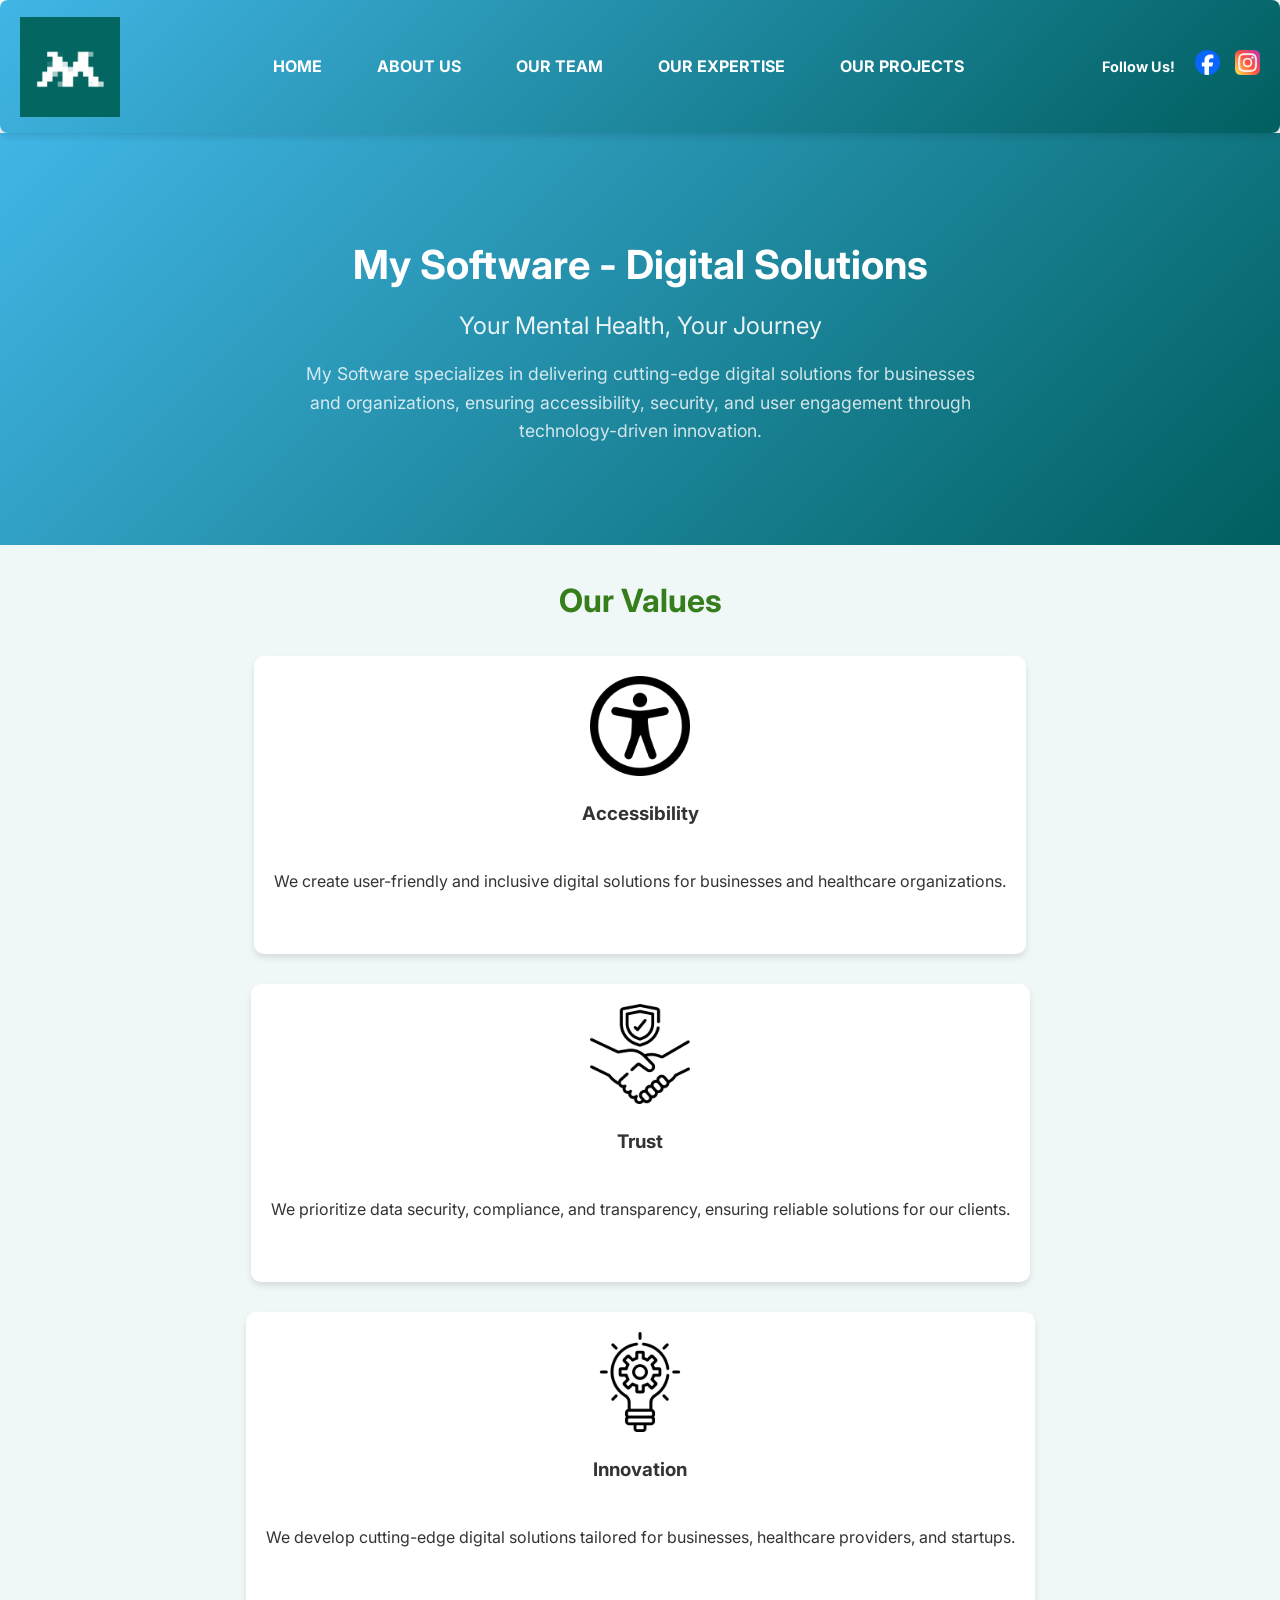
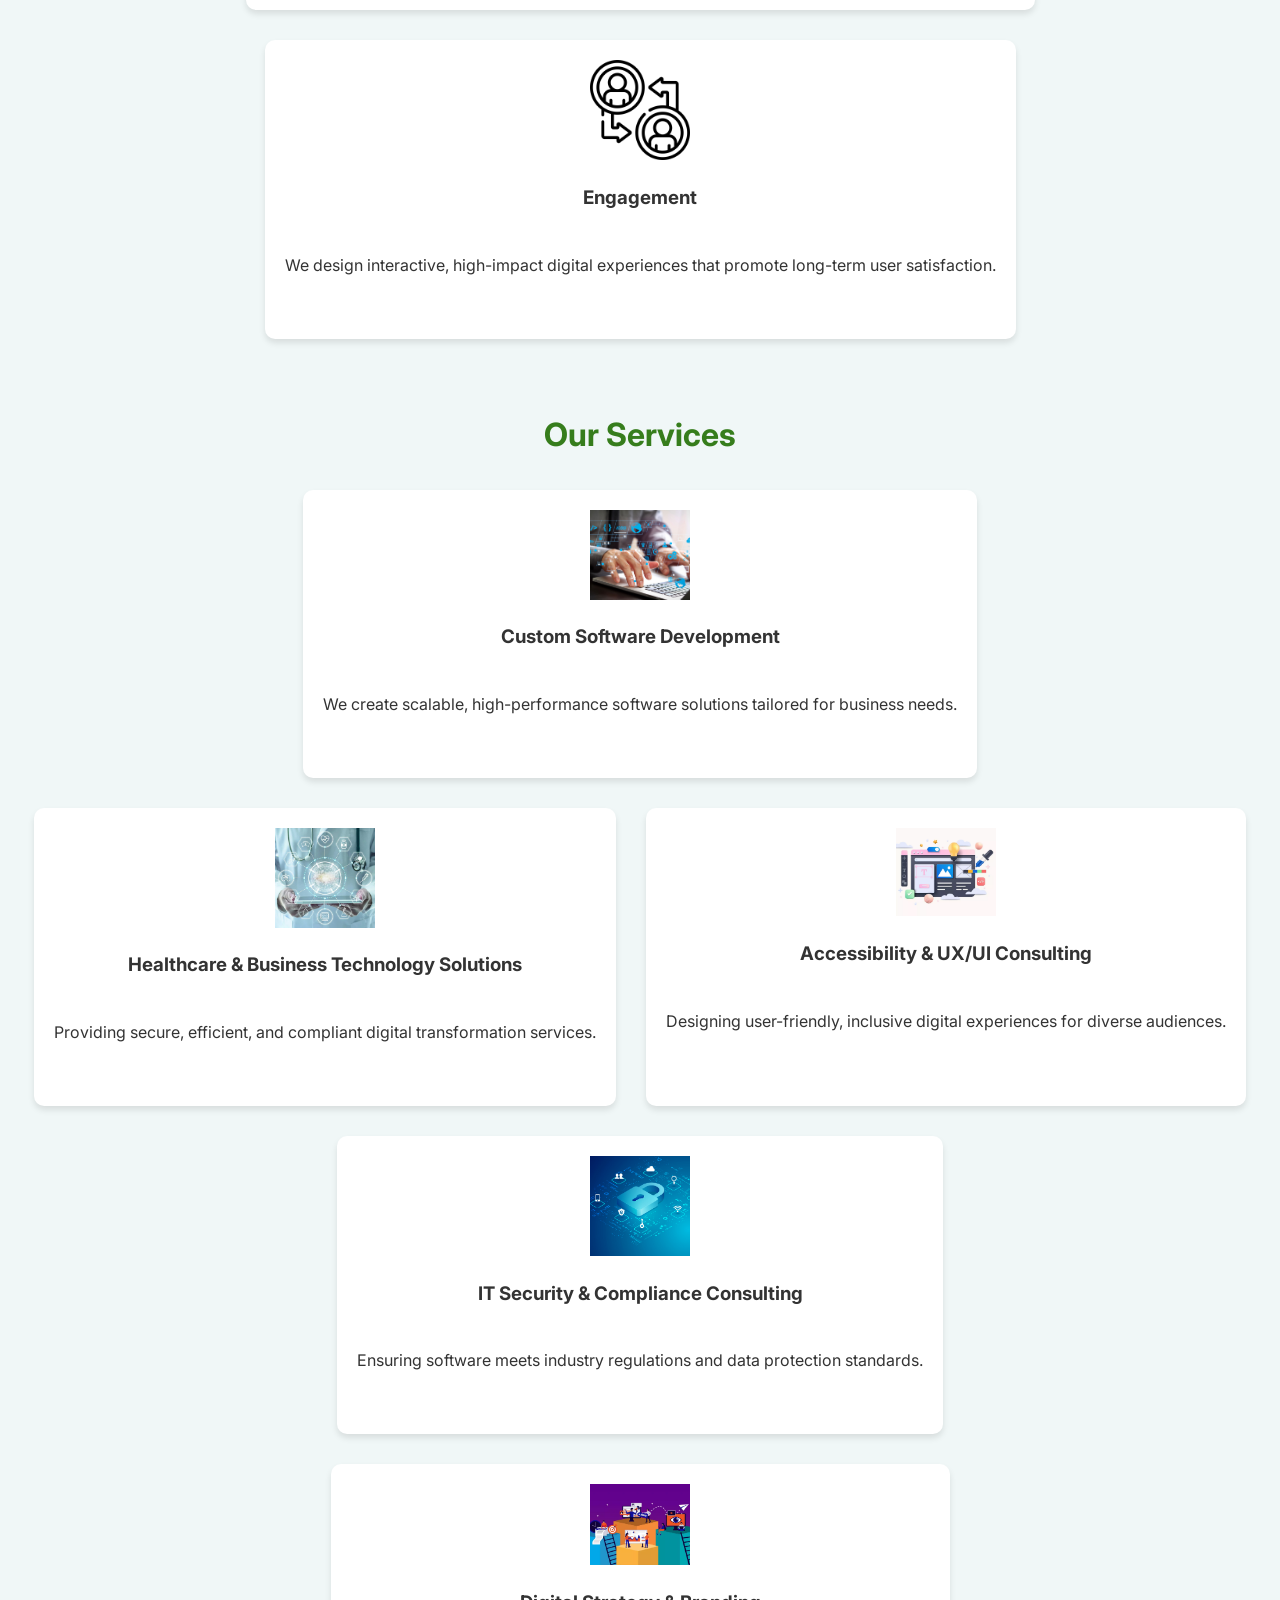
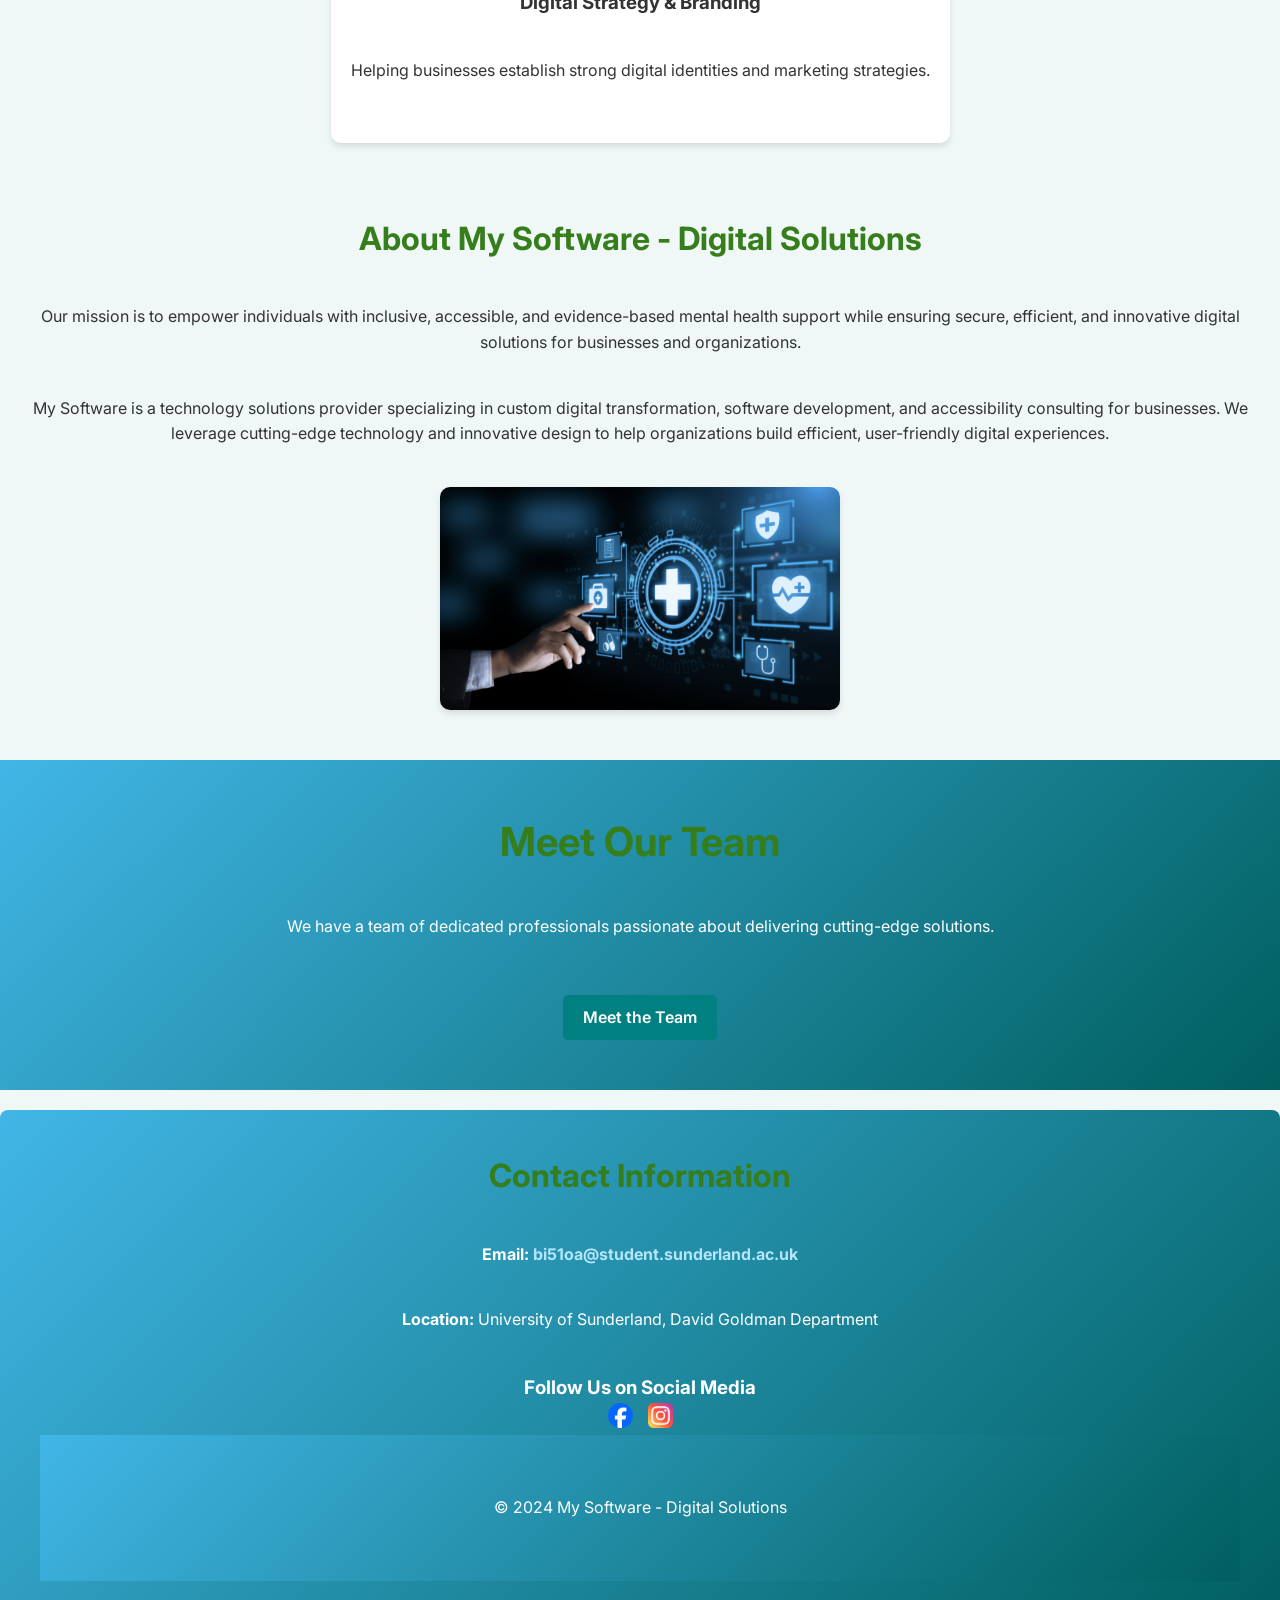
<file: index.html>
<!DOCTYPE html>
<html lang="en">
<head>
    <meta charset="UTF-8">
    <meta name="viewport" content="width=device-width, initial-scale=1.0">
    <title>My Software - Digital Solutions</title>
    <link rel="stylesheet" href="styles.css">
</head>

<body>
    <!-- Navigation Bar -->
    <nav class="navbar">
		<div class="logo-container">
            <img src="assets/images/initial.png" alt="My Software Logo" class="logo">
        </div>
    
        <!-- Hamburger Menu for Mobile -->
        <div class="hamburger">
            <div></div>
            <div></div>
            <div></div>
        </div>
    
        <!-- Navigation Links -->
        <ul class="nav-menu">
            <li><a href="index.html">Home</a></li>
            <li><a href="about.html">About us</a></li>
            <li><a href="team.html">Our Team</a></li>
            <li><a href="Expertise.html">Our Expertise</a></li>
            <li><a href="Projects.html">Our Projects</a></li>
        </ul>

		<!-- Social Media Icons (Aligned Right) -->
		<div class="social-container">
			<p>Follow Us!</p>
			<div class="social-icons">
				<a href="https://www.facebook.com/profile.php?id=100089841932708" target="_blank">
					<img src="assets/images/facebook.webp" alt="Facebook">
				</a>
				<a href="https://www.instagram.com/mysoftwaresun" target="_blank">
					<img src="assets/images/instagram.png" alt="Instagram">
				</a>
			</div>
		</div>
	</nav>

<!-- Quick Navigation Buttons Below Footer -->
<section class="quick-nav">
    <h3>Navigate</h3>
    <div class="quick-nav-buttons">
        <a href="index.html" class="quick-btn">Home</a>
        <a href="about.html" class="quick-btn">About Us</a>
        <a href="team.html" class="quick-btn">Our Team</a>
        <a href="Expertise.html" class="quick-btn">Our Expertise</a>
        <a href="Projects.html" class="quick-btn">Our Projects</a>
    </div>
</section>
    
    <!-- Header Section -->
    <header class="hero">
        <div class="container">
            <h1>My Software - Digital Solutions</h1>
            <h2 class="hero-title">Your Mental Health, Your Journey</h2>
            <p class="intro-text">My Software specializes in delivering cutting-edge digital solutions for businesses and organizations, ensuring accessibility, security, and user engagement through technology-driven innovation.</p>
        </div>
    </header>

    <!-- Our Values Section -->
    <section class="values section">
        <h2>Our Values</h2>
        <div class="grid">
            <div class="value-item">
                <img src="assets/images/accessibility.png" alt="Accessibility">
                <h3>Accessibility</h3>
                <p>We create user-friendly and inclusive digital solutions for businesses and healthcare organizations.</p>
            </div>
            <div class="value-item">
                <img src="assets/images/trust.png" alt="Trust">
                <h3>Trust</h3>
                <p>We prioritize data security, compliance, and transparency, ensuring reliable solutions for our clients.</p>
            </div>
            <div class="value-item">
                <img src="assets/images/innovation.png" alt="Innovation">
                <h3>Innovation</h3>
                <p>We develop cutting-edge digital solutions tailored for businesses, healthcare providers, and startups.</p>
            </div>
            <div class="value-item">
                <img src="assets/images/engagement.png" alt="Engagement">
                <h3>Engagement</h3>
                <p>We design interactive, high-impact digital experiences that promote long-term user satisfaction.</p>
            </div>
        </div>
    </section>
    
    <!-- Our Services Section -->
    <section class="services section">
        <h2>Our Services</h2>
        <div class="grid">
            <div class="service-item">
                <img src="assets/images/software.jpg" alt="Software Development">
                <h3>Custom Software Development</h3>
                <p>We create scalable, high-performance software solutions tailored for business needs.</p>
            </div>
            <div class="service-item">
                <img src="assets/images/healthcare.jpg" alt="Healthcare Tech">
                <h3>Healthcare & Business Technology Solutions</h3>
                <p>Providing secure, efficient, and compliant digital transformation services.</p>
            </div>
            <div class="service-item">
                <img src="assets/images/uiux.webp" alt="UX/UI Consulting">
                <h3>Accessibility & UX/UI Consulting</h3>
                <p>Designing user-friendly, inclusive digital experiences for diverse audiences.</p>
            </div>
            <div class="service-item">
                <img src="assets/images/security.png" alt="IT Security">
                <h3>IT Security & Compliance Consulting</h3>
                <p>Ensuring software meets industry regulations and data protection standards.</p>
            </div>
            <div class="service-item">
                <img src="assets/images/branding.webp" alt="Digital Strategy">
                <h3>Digital Strategy & Branding</h3>
                <p>Helping businesses establish strong digital identities and marketing strategies.</p>
            </div>
        </div>
    </section>
    
    <!-- About Section -->
    <section class="about section">
        <h2>About My Software - Digital Solutions</h2>
        <p>Our mission is to empower individuals with inclusive, accessible, and evidence-based mental health support while ensuring secure, efficient, and innovative digital solutions for businesses and organizations.</p>
        <p>My Software is a technology solutions provider specializing in custom digital transformation, software development, and accessibility consulting for businesses. We leverage cutting-edge technology and innovative design to help organizations build efficient, user-friendly digital experiences.</p>
        <img src="assets/images/health.png" alt="Digital Strategy" class="about-image">
    </section>
    
    <!-- Team Section -->
    <section class="team section">
        <h2>Meet Our Team</h2>
        <p>We have a team of dedicated professionals passionate about delivering cutting-edge solutions.</p>
        <a href="team.html" class="btn">Meet the Team</a>
    </section>

    <section class="contact-info">
        <h2>Contact Information</h2>
        <p><strong>Email:</strong> <a href="mailto:bi51oa@student.sunderland.ac.uk">bi51oa@student.sunderland.ac.uk</a></p>
        <p><strong>Location:</strong> University of Sunderland, David Goldman Department</p>
    
        <h3>Follow Us on Social Media</h3>
        <div class="social-icons">
            <a href="https://www.facebook.com/profile.php?id=100089841932708" target="_blank">
                <img src="assets/images/facebook.webp" alt="Facebook">
            </a>
            <a href="https://www.instagram.com/mysoftwaresun" target="_blank">
                <img src="assets/images/instagram.png" alt="Instagram">
            </a>
            </a>
        </div>
    
    <!-- Footer -->
    <footer>
        <p>&copy; 2024 My Software - Digital Solutions</p>
    </footer>
    <script src="script.js"></script>
</body>
</html>
</file>
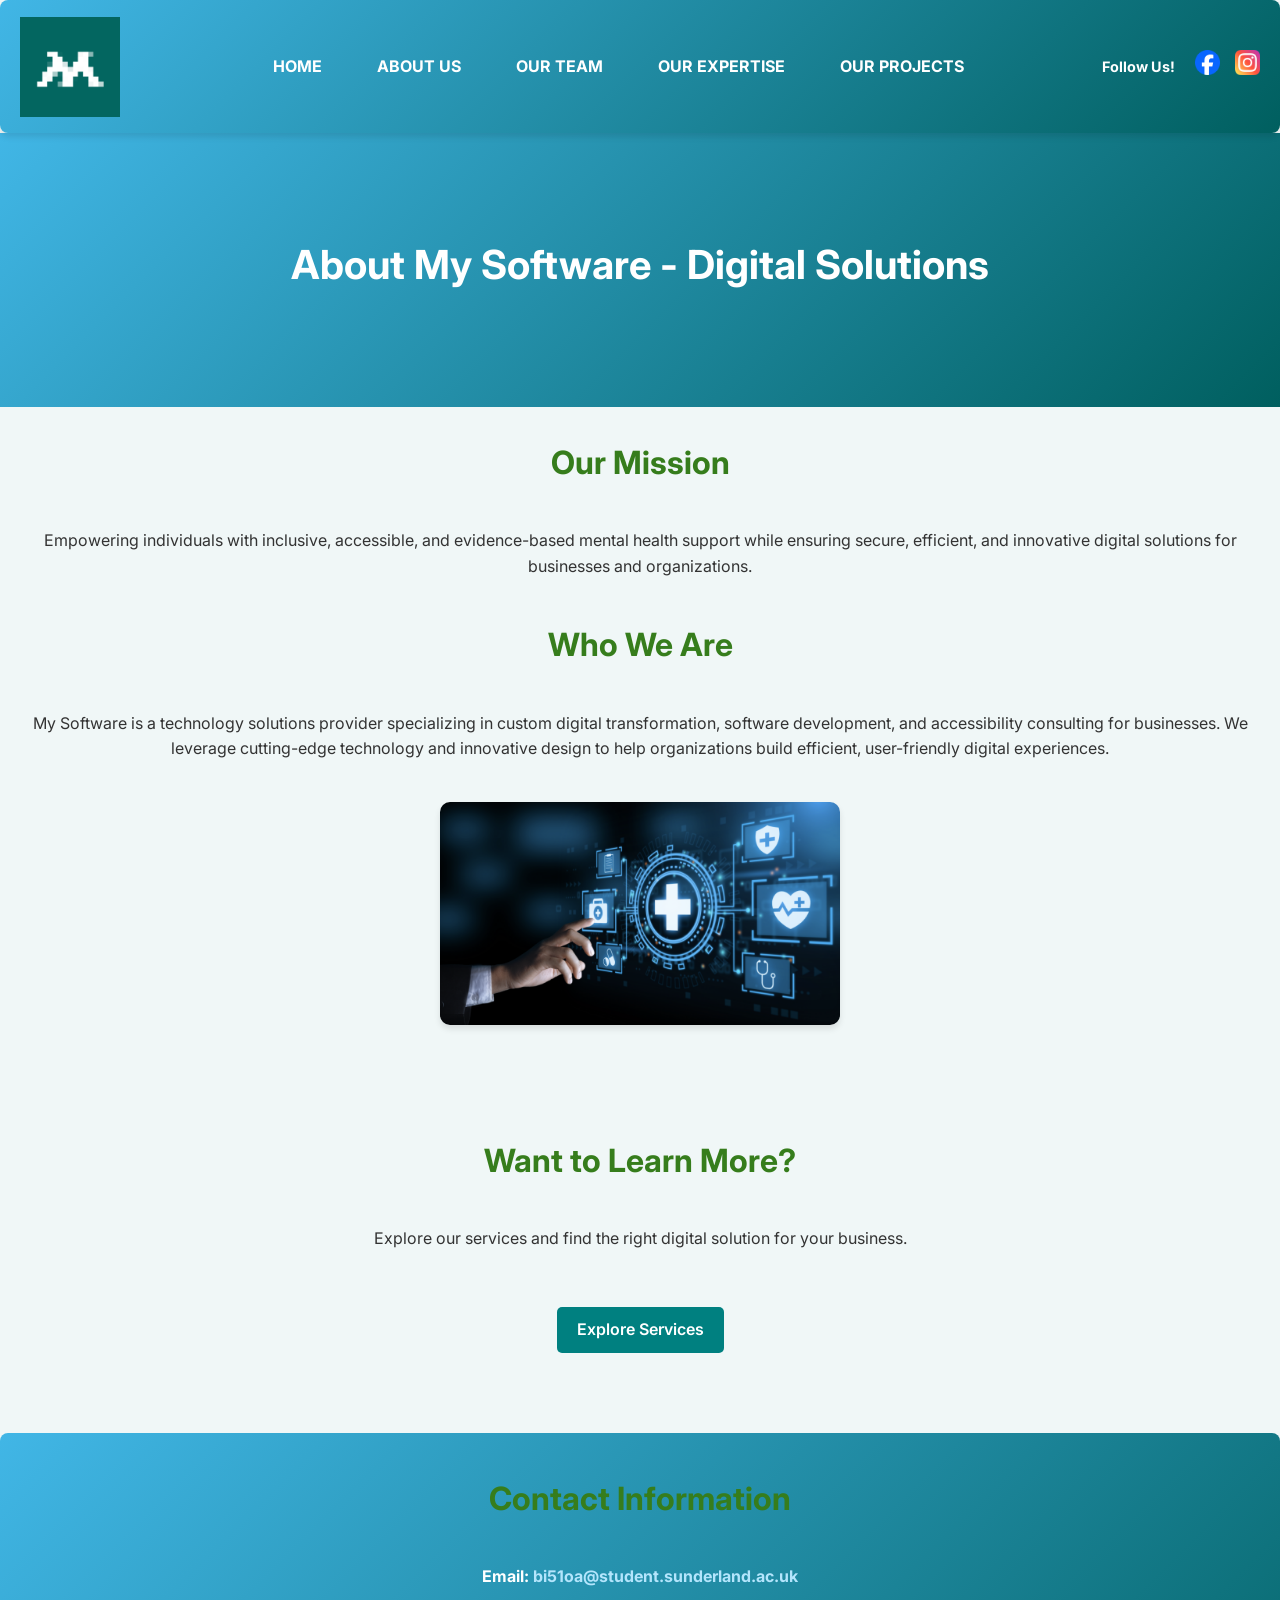
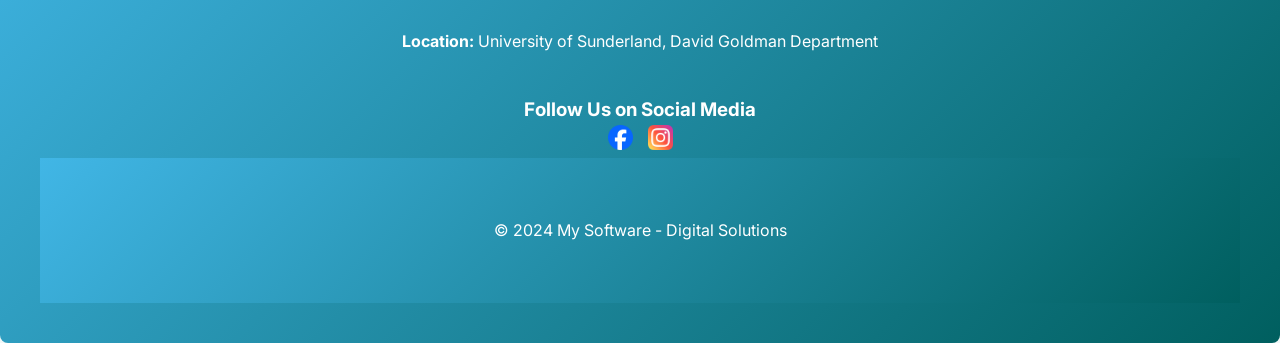
<file: about.html>
<!DOCTYPE html>
<html lang="en">
<head>
    <meta charset="UTF-8">
    <meta name="viewport" content="width=device-width, initial-scale=1.0">
    <title>About Us - My Software</title>
    <link rel="stylesheet" href="styles.css">
</head>
<body>
    <!-- Navigation Bar -->
    <nav class="navbar">
		<div class="logo-container">
			<img src="assets/images/initial.png" alt="My Software Logo" class="logo">
		</div>

        <!-- Hamburger Menu for Mobile -->
        <div class="hamburger">
            <div></div>
            <div></div>
            <div></div>
        </div>

		<!-- Navigation Links -->
		<ul class="nav-menu">
			<li><a href="index.html">Home</a></li>
			<li><a href="about.html">About us</a></li>
			<li><a href="team.html">Our Team</a></li>
			<li><a href="Expertise.html">Our Expertise</a></li>
            <li><a href="Projects.html">Our Projects</a></li>
		</ul>

		<!-- Social Media Icons (Aligned Right) -->
		<div class="social-container">
			<p>Follow Us!</p>
			<div class="social-icons">
				<a href="https://www.facebook.com/profile.php?id=100089841932708" target="_blank">
					<img src="assets/images/facebook.webp" alt="Facebook">
				</a>
				<a href="https://www.instagram.com/mysoftwaresun" target="_blank">
					<img src="assets/images/instagram.png" alt="Instagram">
				</a>
			</div>
		</div>
	</nav>

<!-- Quick Navigation Buttons Below Footer -->
<section class="quick-nav">
    <h3>Navigate</h3>
    <div class="quick-nav-buttons">
        <a href="index.html" class="quick-btn">Home</a>
        <a href="about.html" class="quick-btn">About Us</a>
        <a href="team.html" class="quick-btn">Our Team</a>
        <a href="Expertise.html" class="quick-btn">Our Expertise</a>
        <a href="Projects.html" class="quick-btn">Our Projects</a>
    </div>
</section>
    
    <!-- Header Section -->
    <header class="hero">
        <div class="container">
            <h1>About My Software - Digital Solutions</h1>
        </div>
    </header>
    
    <section class="about section">
        <h2>Our Mission</h2>
        <p>Empowering individuals with inclusive, accessible, and evidence-based mental health support while ensuring secure, efficient, and innovative digital solutions for businesses and organizations.</p>
    
        <h2>Who We Are</h2>
        <p>My Software is a technology solutions provider specializing in custom digital transformation, software development, and accessibility consulting for businesses. We leverage cutting-edge technology and innovative design to help organizations build efficient, user-friendly digital experiences.</p>
    
        <!-- Wrap the image inside a div -->
        <div class="image-container">
            <img src="assets/images/health.png" alt="health solution" class="about-image">
        </div>
    </section>
    

    <!-- Call to Action -->
    <section class="cta">
        <h2>Want to Learn More?</h2>
        <p>Explore our services and find the right digital solution for your business.</p>
        <a href="index.html#services" class="btn">Explore Services</a>
    </section>

    <section class="contact-info">
        <h2>Contact Information</h2>
        <p><strong>Email:</strong> <a href="mailto:bi51oa@student.sunderland.ac.uk">bi51oa@student.sunderland.ac.uk</a></p>
        <p><strong>Location:</strong> University of Sunderland, David Goldman Department</p>
    
        <h3>Follow Us on Social Media</h3>
        <div class="social-icons">
            <a href="https://www.facebook.com/profile.php?id=100089841932708" target="_blank">
                <img src="assets/images/facebook.webp" alt="Facebook">
            </a>
            <a href="https://www.instagram.com/mysoftwaresun" target="_blank">
                <img src="assets/images/instagram.png" alt="Instagram">
            </a>
            </a>
        </div>
    
    <!-- Footer -->
    <footer>
        <p>&copy; 2024 My Software - Digital Solutions</p>
    </footer>
    <script src="script.js"></script>
</body>
</html>
</file>
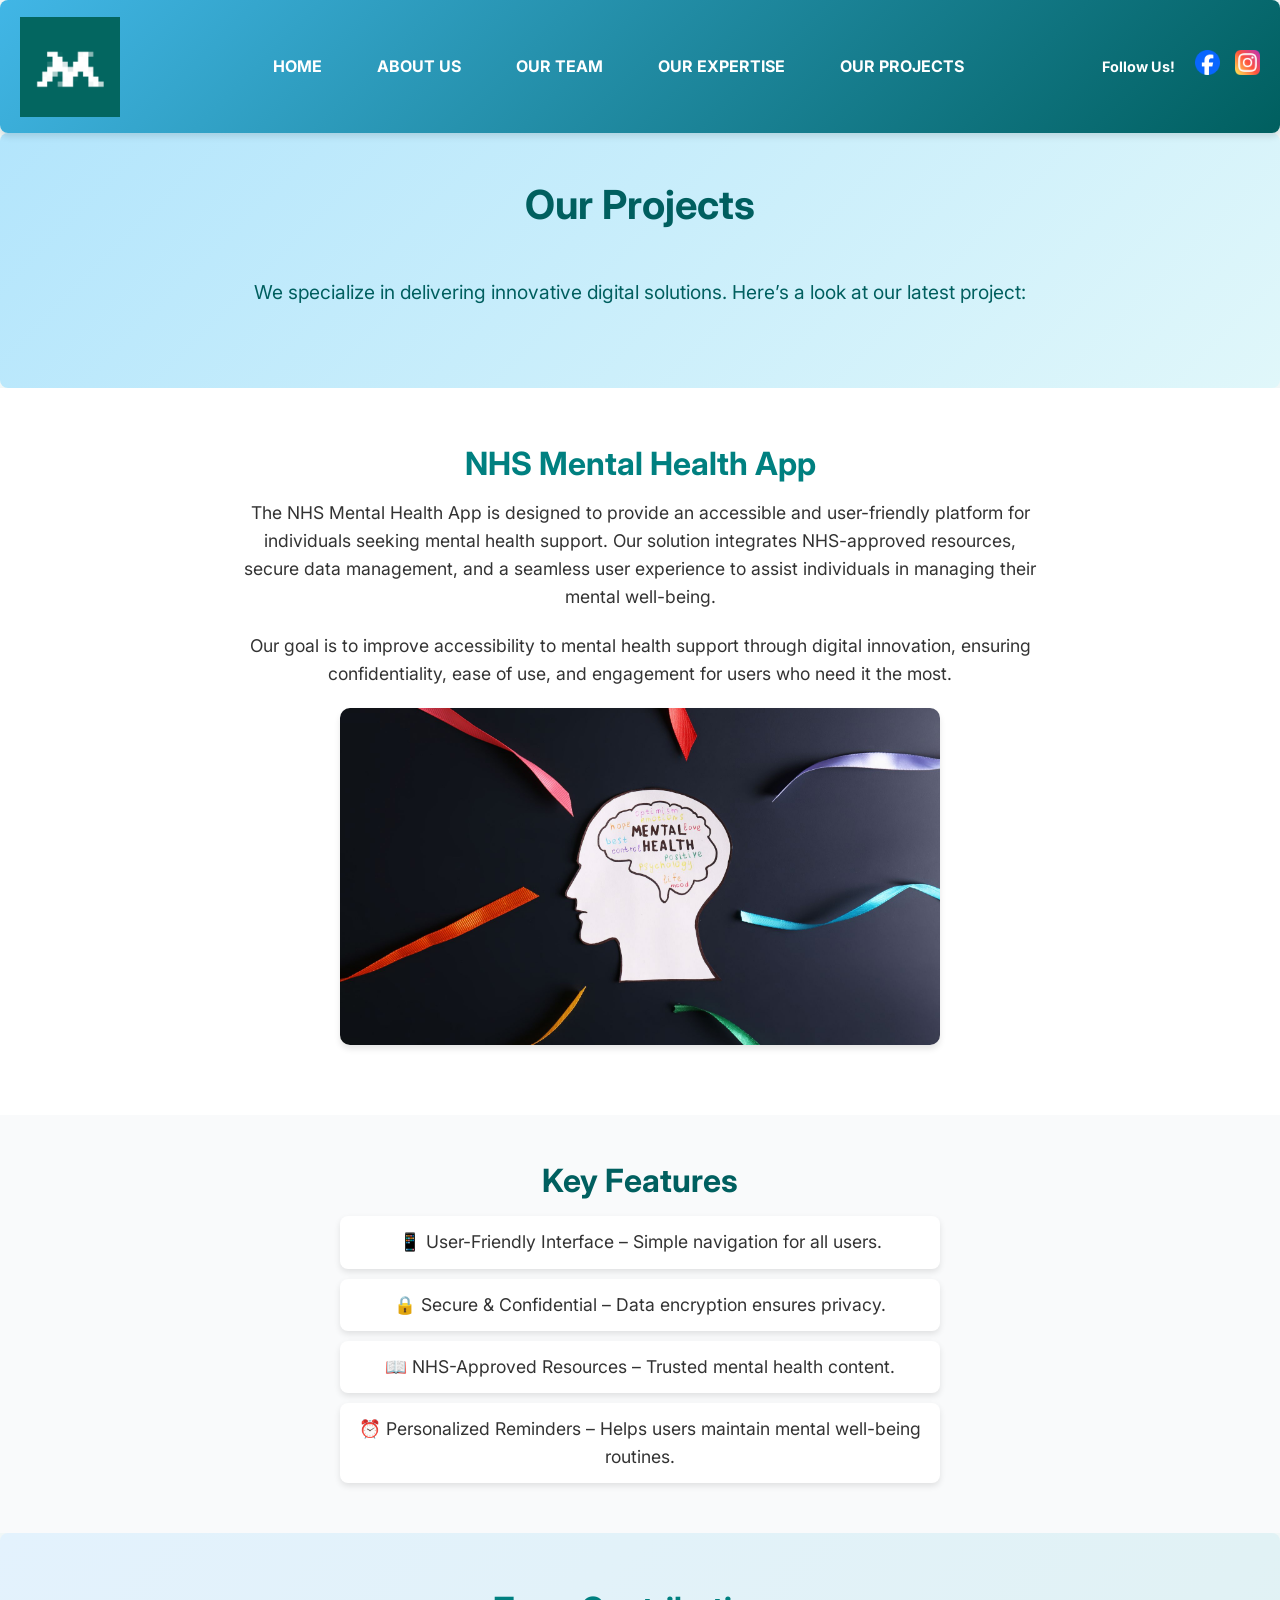
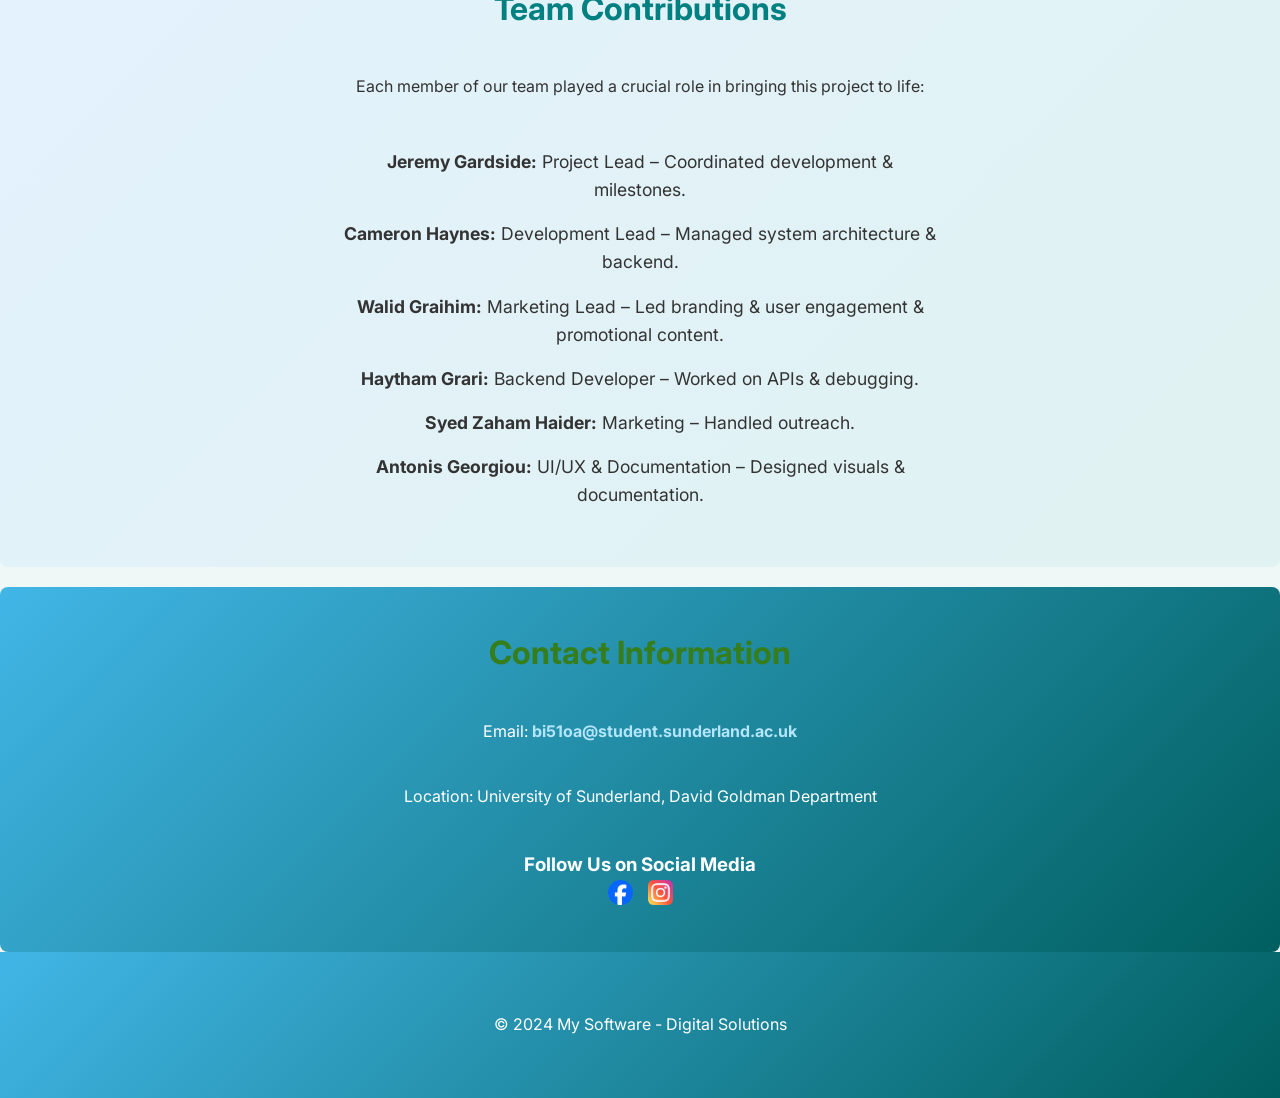
<file: Projects.html>
<!DOCTYPE html>
<html lang="en">
<head>
    <meta charset="UTF-8">
    <meta name="viewport" content="width=device-width, initial-scale=1.0">
    <title>Our Projects - NHS Mental Health App</title>
    <link rel="stylesheet" href="styles.css">
    <script src="script.js"></script>
</head>
<body>

    <!-- Navigation Bar -->
    <nav class="navbar">
        <div class="logo-container">
            <img src="assets/images/initial.png" alt="My Software Logo" class="logo">
        </div>

        <!-- Hamburger Menu for Mobile -->
        <div class="hamburger" onclick="toggleMenu()">
            <div></div>
            <div></div>
            <div></div>
        </div>

        <!-- Navigation Links -->
        <ul class="nav-menu">
			<li><a href="index.html">Home</a></li>
			<li><a href="about.html">About us</a></li>
			<li><a href="team.html">Our Team</a></li>
			<li><a href="Expertise.html">Our Expertise</a></li>
            <li><a href="Projects.html">Our Projects</a></li>
		</ul>

        <!-- Social Media Icons -->
        <div class="social-container">
            <p>Follow Us!</p>
            <div class="social-icons">
                <a href="https://www.facebook.com/profile.php?id=100089841932708" target="_blank">
                    <img src="assets/images/facebook.webp" alt="Facebook">
                </a>
                <a href="https://www.instagram.com/mysoftwaresun" target="_blank">
                    <img src="assets/images/instagram.png" alt="Instagram">
                </a>
            </div>
        </div>
    </nav>
<!-- Quick Navigation Buttons Below Footer -->
<section class="quick-nav">
    <h3>Navigate</h3>
    <div class="quick-nav-buttons">
        <a href="index.html" class="quick-btn">Home</a>
        <a href="about.html" class="quick-btn">About Us</a>
        <a href="team.html" class="quick-btn">Our Team</a>
        <a href="Expertise.html" class="quick-btn">Our Expertise</a>
        <a href="Projects.html" class="quick-btn">Our Projects</a>
    </div>
</section>

      <!-- Project Introduction -->
      <section class="project-intro">
        <h1>Our Projects</h1>
        <p>We specialize in delivering innovative digital solutions. Here’s a look at our latest project:</p>
    </section>

    <!-- NHS Mental Health App Overview -->
    <section class="project-overview">
        <h2>NHS Mental Health App</h2>
        <p>
            The NHS Mental Health App is designed to provide an accessible and user-friendly platform 
            for individuals seeking mental health support. Our solution integrates NHS-approved 
            resources, secure data management, and a seamless user experience to assist individuals 
            in managing their mental well-being.
        </p>
        <p>
            Our goal is to improve accessibility to mental health support through digital innovation,
            ensuring confidentiality, ease of use, and engagement for users who need it the most.
        </p>
        <img src="assets/images/healthapp.jpg" alt="NHS Mental Health App" class="project-image">
    </section>

    <!-- Key Features -->
    <section class="project-features">
        <h2>Key Features</h2>
        <ul>
            <li>📱 User-Friendly Interface – Simple navigation for all users.</li>
            <li>🔒 Secure & Confidential – Data encryption ensures privacy.</li>
            <li>📖 NHS-Approved Resources – Trusted mental health content.</li>
            <li>⏰ Personalized Reminders – Helps users maintain mental well-being routines.</li>
        </ul>
    </section>

    <!-- Team Contributions -->
    <section class="team-contributions">
        <h2>Team Contributions</h2>
        <p>Each member of our team played a crucial role in bringing this project to life:</p>
        <ul>
            <li><strong>Jeremy Gardside:</strong> Project Lead – Coordinated development & milestones.</li>
            <li><strong>Cameron Haynes:</strong> Development Lead – Managed system architecture & backend.</li>
            <li><strong>Walid Graihim:</strong> Marketing Lead – Led branding & user engagement & promotional content.</li>
            <li><strong>Haytham Grari:</strong> Backend Developer – Worked on APIs & debugging.</li>
            <li><strong>Syed Zaham Haider:</strong> Marketing – Handled outreach.</li>
            <li><strong>Antonis Georgiou:</strong> UI/UX & Documentation – Designed visuals & documentation.</li>
        </ul>
    </section>

    <!-- Contact Section -->
    <section class="contact-info">
        <h2>Contact Information</h2>
        <p>Email: <a href="mailto:bi51oa@student.sunderland.ac.uk">bi51oa@student.sunderland.ac.uk</a></p>
        <p>Location: University of Sunderland, David Goldman Department</p>
        <h3>Follow Us on Social Media</h3>
        <div class="social-icons">
            <a href="https://www.facebook.com/profile.php?id=100089841932708" target="_blank">
                <img src="assets/images/facebook.webp" alt="Facebook">
            </a>
            <a href="https://www.instagram.com/mysoftwaresun" target="_blank">
                <img src="assets/images/instagram.png" alt="Instagram">
            </a>
            </a>
        </div>
    </section>

    <!-- Footer -->
    <footer>
        <p>&copy; 2024 My Software - Digital Solutions</p>
    </footer>
<script src="script.js"></script>
</body>
</html>
</file>
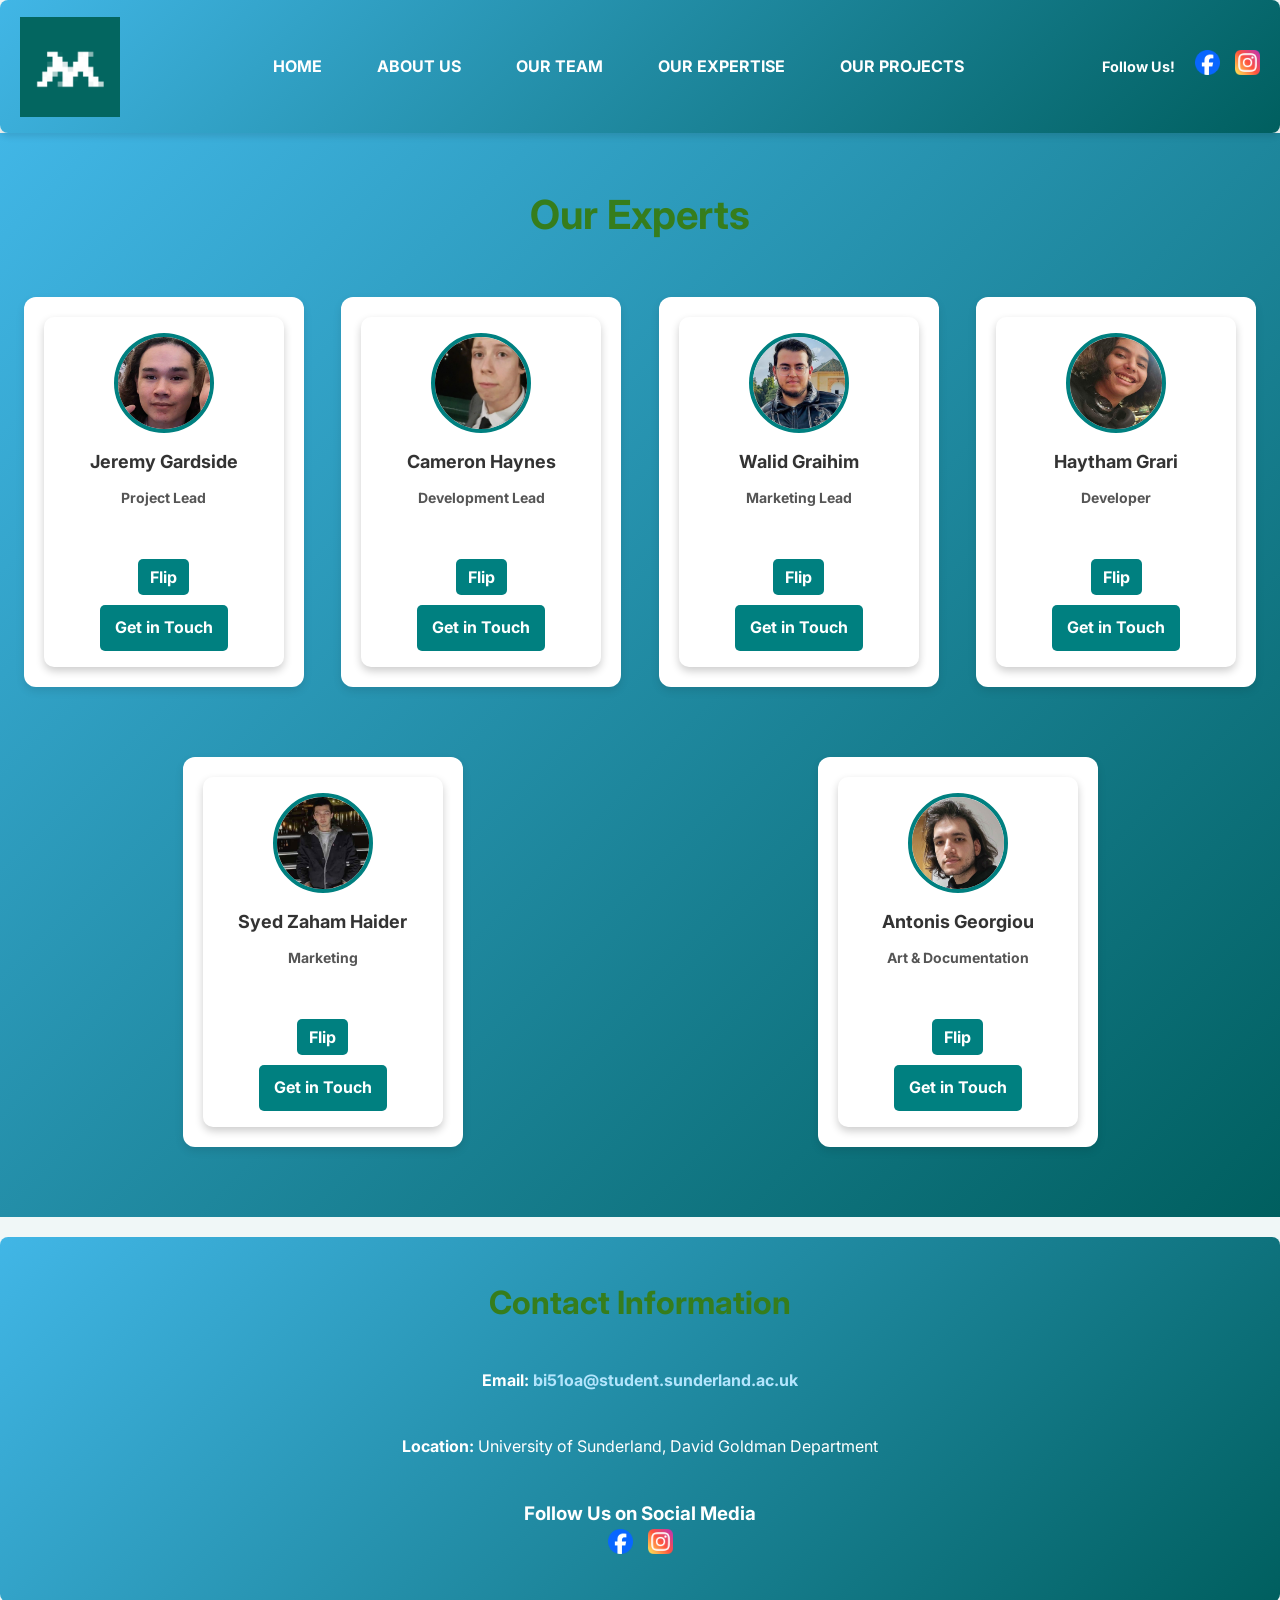
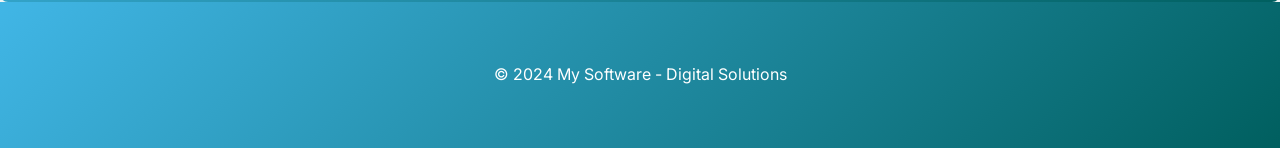
<file: team.html>
<!DOCTYPE html>
<html lang="en">
<head>
    <meta charset="UTF-8">
    <meta name="viewport" content="width=device-width, initial-scale=1.0">
    <title>Our Team - My Software</title>
    <link rel="stylesheet" href="styles.css">
    <script src="script.js"></script>
</head>
<body>

      <!-- Navigation Bar -->
      <nav class="navbar">
		<div class="logo-container">
			<img src="assets/images/initial.png" alt="My Software Logo" class="logo">
		</div>

        <!-- Hamburger Menu for Mobile -->
        <div class="hamburger">
            <div></div>
            <div></div>
            <div></div>
        </div>

		<!-- Navigation Links -->
		<ul class="nav-menu">
			<li><a href="index.html">Home</a></li>
			<li><a href="about.html">About us</a></li>
			<li><a href="team.html">Our Team</a></li>
			<li><a href="Expertise.html">Our Expertise</a></li>
            <li><a href="Projects.html">Our Projects</a></li>
		</ul>

		<!-- Social Media Icons (Aligned Right) -->
		<div class="social-container">
			<p>Follow Us!</p>
			<div class="social-icons">
				<a href="https://www.facebook.com/profile.php?id=100089841932708" target="_blank">
					<img src="assets/images/facebook.webp" alt="Facebook">
				</a>
				<a href="https://www.instagram.com/mysoftwaresun" target="_blank">
					<img src="assets/images/instagram.png" alt="Instagram">
				</a>
			</div>
		</div>
	</nav>
    
    <!-- Quick Navigation Buttons Below Footer -->
<section class="quick-nav">
    <h3>Navigate</h3>
    <div class="quick-nav-buttons">
        <a href="index.html" class="quick-btn">Home</a>
        <a href="about.html" class="quick-btn">About Us</a>
        <a href="team.html" class="quick-btn">Our Team</a>
        <a href="Expertise.html" class="quick-btn">Our Expertise</a>
        <a href="Projects.html" class="quick-btn">Our Projects</a>
    </div>
</section>

    <!-- Team Section -->
    <section class="team">
        <h2>Our Experts</h2>
        <div class="grid">
            <div class="team-member">
                <div class="card">
                    <!-- Front Side -->
                    <div class="card-front">
                        <img src="assets/images/jeremy.png" alt="Jeremy Gardside">
                        <h3>Jeremy Gardside</h3>
                        <p><strong>Project Lead</strong></p>
                        <button class="flip-btn">Flip</button>
                        <a href="mailto:bi51oa@student.sunderland.ac.uk" class="get-in-touch">Get in Touch</a>
                    </div>
                    <!-- Back Side -->
                    <div class="card-back">
                        <h3>Jeremy's Tasks</h3>
                        <p>- Leading & coordinating the team</p>
                        <p>- Managing project timelines & deadlines</p>
                        <p>- Assisting in decision-making for technical & design aspects</p>
                        <p>- Providing guidance & support for team members</p>
                        <button class="flip-btn">Return</button>
                    </div>
                </div>
            </div>
            
            <div class="team-member">
                <div class="card">
                    <div class="card-front">
                        <img src="assets/images/cameron.png" alt="Cameron Haynes">
                        <h3>Cameron Haynes</h3>
                        <p><strong>Development Lead</strong></p>
                        <button class="flip-btn">Flip</button>
                        <a href="mailto:bi54lv@student.sunderland.ac.uk" class="get-in-touch">Get in Touch</a>
                    </div>
                    <div class="card-back">
                        <h3>Cameron's Tasks</h3>
                        <p>- Leading technical development & system architecture</p>
                        <p>- Ensuring code quality & best practices</p>
                        <p>- Collaborating with backend & frontend developers</p>
                        <p>- Debugging & optimizing performance</p>
                        <button class="flip-btn">Return</button>
                    </div>
                </div>
            </div>

             <div class="team-member">
            <div class="card">
                <div class="card-front">
                    <img src="assets/images/walid.png" alt="Walid Graihim">
                    <h3>Walid Graihim</h3>
                    <p><strong>Marketing Lead</strong></p>
                    <button class="flip-btn">Flip</button>
                    <a href="mailto:bi29vw@student.sunderland.ac.uk" class="get-in-touch">Get in Touch</a>
                </div>
                <div class="card-back">
                    <h3>Walid's Tasks</h3>
                    <p>- Managing corporate identity</p>
                    <p>- Website development</p>
                    <p>- Outreach & promotions</p>
                    <p>- Brand visibility</p>
                    <p>- Marketing strategies</p>
                    <p>- Social media campaigns</p>
                    <p>- Supporting content creation for presentations</p>
                    <p></p>
                    <button class="flip-btn">Return</button>
                </div>
            </div>
        </div>

             <div class="team-member">
            <div class="card">
                <div class="card-front">
                    <img src="assets/images/haytham.png" alt="Haytham Grari">
                    <h3>Haytham Grari</h3>
                    <p><strong>Developer</strong></p>
                    <button class="flip-btn">Flip</button>
                    <a href="mailto:bi51ra@student.sunderland.ac.uk" class="get-in-touch">Get in Touch</a>
                </div>
                <div class="card-back">
                    <h3>Haytham's Tasks</h3>
                    <p>- Developing backend functionalities & API integration</p>
                    <p>- Debugging & resolving technical issues</p>
                    <p>- Assisting in frontend-backend communication</p>
                    <p>- Optimizing performance & ensuring system stability</p>
                    <button class="flip-btn">Return</button>
                </div>
            </div>
        </div>

            <div class="team-member">
            <div class="card">
                <div class="card-front">
                    <img src="assets/images/syed.png" alt="Syed Zatham Haider">
                    <h3>Syed Zaham Haider</h3>
                    <p><strong>Marketing</strong></p>
                    <button class="flip-btn">Flip</button>
                    <a href="mailto:bi43ma@student.sunderland.ac.uk" class="get-in-touch">Get in Touch</a>
                </div>
                <div class="card-back">
                    <h3>Syed's Tasks</h3>
                    <p>- Assisted in project discussions</p>
                    <p>- Provided feedback on branding and outreach</p>
                    <p>- Helped with social media content ideas</p>
                    <p>- Participated in team meetings</p>
                    <button class="flip-btn">Return</button>
                </div>
            </div>
        </div>

             <div class="team-member">
            <div class="card">
                <div class="card-front">
                    <img src="assets/images/antonis.jpg" alt="Antonis Georgiou">
                    <h3>Antonis Georgiou</h3>
                    <p><strong>Art & Documentation</strong></p>
                    <button class="flip-btn">Flip</button>
                    <a href="mailto:bh71jq@student.sunderland.ac.uk" class="get-in-touch">Get in Touch</a>
                </div>
                <div class="card-back">
                    <h3>Antonis's Tasks</h3>
                    <p>- Creating and organizing project documentation</p>
                    <p>- Assisting in UI/UX design decisions</p>
                    <p>- Providing visual assets & graphics for branding</p>
                    <p>- Reviewing and refining design elements</p>
                    <button class="flip-btn">Return</button>
                </div>
            </div>
        </div>
    </section>  

    <section class="contact-info">
        <h2>Contact Information</h2>
        <p><strong>Email:</strong> <a href="mailto:bi51oa@student.sunderland.ac.uk">bi51oa@student.sunderland.ac.uk</a></p>
        <p><strong>Location:</strong> University of Sunderland, David Goldman Department</p>
    
        <h3>Follow Us on Social Media</h3>
        <div class="social-icons">
            <a href="https://www.facebook.com/profile.php?id=100089841932708" target="_blank">
                <img src="assets/images/facebook.webp" alt="Facebook">
            </a>
            <a href="https://www.instagram.com/mysoftwaresun" target="_blank">
                <img src="assets/images/instagram.png" alt="Instagram">
            </a>
            </a>
        </div>
    </section>
    
    
    <!-- Footer -->
    <footer>
        <p>&copy; 2024 My Software - Digital Solutions</p>
    </footer>
    <script src="script.js"></script>
</body>
</html>
</file>
<file: styles.css>
/* Import Google Font */
@import url('https://fonts.googleapis.com/css2?family=Inter:wght@300;400;600;700&display=swap');

/* Root Variables */
:root {
    --primary-color: #008080;
    --secondary-color: #005F5F;
    --background-color: #F0F7F7;
    --text-color: #333;
    --white: #ffffff;
    --shadow: rgba(0, 0, 0, 0.1);
}

/* General Reset */
* {
    margin: 0;
    padding: 0;
    box-sizing: border-box;
    font-family: 'Inter', sans-serif;
}

body {
    background: linear-gradient(135deg, #41B6E6 0%, #005F5F 100%);
    color: var(--text-color);
    line-height: 1.6;
}

.container {
    width: 90%;
    max-width: 1200px;
    margin: auto;
    padding: 20px;
}

/* Navigation Bar */
.navbar {
    background: linear-gradient(135deg, #41B6E6 0%, #005F5F 100%);
    padding: 15px 20px;
    box-shadow: 0px 4px 6px var(--shadow);
    display: flex;
    justify-content: space-between;
    align-items: center;
    border-radius: 8px;
    position: relative;
}

/* Logo */
.logo-container {
    display: flex;
    align-items: center;
}

.logo {
    width: 100px;
    height: auto;
    margin-right: 15px;
}

/* Navigation Menu */
.nav-menu {
    list-style: none;
    display: flex;
    gap: 20px;
    align-items: center;
}

.hamburger {
    display: none;
    cursor: pointer;
}

.hamburger div {
    width: 30px;
    height: 3px;
    background: white;
    margin: 5px;
}

.nav-menu li {
    display: inline-block;
}

.nav-menu li a {
    color: white;
    text-decoration: none;
    font-weight: 600;
    font-size: 1rem;
    transition: 0.3s;
    padding: 10px 15px;
    text-transform: uppercase;
    position: relative;
}

/* Navigation Bar Animation */
.nav-menu a::before {
    content: "";
    position: absolute;
    width: 100%;
    height: 3px;
    bottom: 0;
    left: 0;
    background-color: rgb(72, 239, 97);
    transform: scaleX(0);
    transform-origin: right;
    transition: transform 0.3s ease-in-out;
}

.nav-menu a:hover::before {
    transform: scaleX(1);
    transform-origin: left;
}

/* Social Media Icons (Aligned Right) */
.social-container {
    display: flex;
    align-items: center;
    gap: 10px;
}

.social-container p {
    color: white;
    font-weight: bold;
    margin-right: 10px;
    font-size: 0.9rem;
}

/* Social Media Icons */
.social-icons {
    display: flex;
    justify-content: center;  /* Center horizontally */
    align-items: center;
    gap: 15px;
    margin-top: 0;
}

.social-icons a {
    display: inline-block;
}

.social-icons img {
    width: 25px;
    height: auto;
    transition: transform 0.3s ease-in-out;
}

.social-icons img:hover {
    transform: scale(1.2);
}


/* Hero Section */
.hero {
    text-align: center;
    padding: 80px 20px;
    background: linear-gradient(135deg, #41B6E6 0%, #005F5F 100%);
    color: var(--white);
    animation: fadeIn 1.5s ease-in-out;
}

.hero .logo {
    width: 150px;
    margin-bottom: 15px;
}

.hero-title {
    color: white;
}

.hero h1 {
    font-size: 2.5rem;
    font-weight: 700;
    margin-bottom: 10px;
}

.hero h2 {
    font-size: 1.5rem;
    font-weight: 400;
    opacity: 0.9;
    margin-bottom: 15px;
}

.hero .intro-text {
    max-width: 700px;
    margin: auto;
    font-size: 1.1rem;
    opacity: 0.8;
}

/* Sections */
.section {
    padding: 30px 20px;
    text-align: center;
    margin-bottom: 10px;
    animation: fadeInUp 1.5s ease-in-out;
}

:root {
    --heading-color: #1A75CB;
}

h2 {
    color: rgb(54, 125, 28);
    font-size: 2rem;
    margin-bottom: 10px;
}


/* Center the image and remove extra space */
.image-container {
    text-align: center;
    margin-top: 10px; 
    margin-bottom: 10px; 
}

/* Adjust image size and spacing */
.about-image {
    width: 60%; 
    max-width: 400px;
    height: auto;
    display: block;
    margin: 10px auto; 
    border-radius: 10px;
    box-shadow: 0px 4px 6px var(--shadow);
}

/* Reduce spacing between paragraphs */
p {
    margin-bottom: 8px;
}


/* Grid Layout */
.grid {
    display: grid;
    grid-template-columns: repeat(auto-fit, minmax(250px, 1fr));
    gap: 20px;
    margin-top: 30px;
}

.value-item, .service-item, .expertise-item {
    background: var(--white);
    padding: 20px;
    border-radius: 10px;
    box-shadow: 0px 4px 6px var(--shadow);
    transition: transform 0.3s ease-in-out;
}

.value-item:hover, .service-item:hover, .expertise-item:hover {
    transform: translateY(-10px);
}

.value-item img, .service-item img, .expertise-item img {
    width: 100px;
    margin-bottom: 15px;
    object-fit: contain;
    transition: transform 0.3s;
}

.expertise-item:hover img {
    transform: scale(1.1);
}

/* Team Section */
.team {
    background: linear-gradient(135deg, #41B6E6 0%, #005F5F 100%);
    color: var(--white);
    padding: 60px 20px;
    text-align: center;
    animation: fadeIn 1.5s ease-in-out;
}

.team h2 {
    font-size: 2.5rem;
    margin-bottom: 20px;
}

.team-grid {
    display: grid;
    grid-template-columns: repeat(auto-fit, minmax(200px, 1fr));
    gap: 30px;
    justify-content: center;
    padding: 20px;
}

.team-member {
    background: var(--white);
    padding: 20px;
    border-radius: 12px;
    box-shadow: 0px 4px 8px var(--shadow);
    text-align: center;
    transition: transform 0.3s ease-in-out, box-shadow 0.3s;
    opacity: 0;  
    transform: translateY(50px); 
    animation: slideUp 1s ease-in-out forwards;
}

/* Delays for each team member for staggered animation */
.team-member:nth-child(1) { animation-delay: 0.3s; }
.team-member:nth-child(2) { animation-delay: 0.5s; }
.team-member:nth-child(3) { animation-delay: 0.7s; }
.team-member:nth-child(4) { animation-delay: 0.9s; }
.team-member:nth-child(5) { animation-delay: 1.1s; }
.team-member:nth-child(6) { animation-delay: 1.3s; }

/* Slide Up Animation */
@keyframes slideUp {
    from {
        opacity: 0;
        transform: translateY(50px);
    }
    to {
        opacity: 1;
        transform: translateY(0);
    }
}

.team-member:hover {
    transform: translateY(-10px);
    box-shadow: 0px 6px 12px rgba(0, 0, 0, 0.2);
}

.team-member img {
    width: 120px;
    height: 120px;
    border-radius: 50%;
    object-fit: cover;
    border: 4px solid var(--primary-color);
    transition: transform 0.3s;
}

.team-member:hover img {
    transform: scale(1.1);
    border-color: var(--secondary-color);
}

.team-member h3 {
    color: var(--primary-color);
    font-size: 1.5rem;
    margin-top: 10px;
}

.team-member p {
    font-size: 1rem;
    color: var(--text-color);
    margin-top: 5px;
}

.team-footer-separator {
    width: 100%;
    height: 100px; 
    background: linear-gradient(135deg, #41B6E6 0%, #005F5F 100%);
    margin: 0; 
    padding: 0; 
    border: none; 
}

/* Contact Section */
.contact-info, .contact-section, footer {
    background: linear-gradient(135deg, #41B6E6 0%, #005F5F 100%) !important;
    padding: 50px;
    text-align: center;
    color: white;
    border-radius: 0px;
    margin-top: 20px;
    position: relative;
    z-index: 10;
}

/* Ensure Email Link is Clickable */
.contact-info a {
    pointer-events: auto;
    text-decoration: none;
    color: white;
    font-weight: bold;
    transition: color 0.3s ease-in-out;
}

.contact-info a:hover {
    text-decoration: underline;
    color: lightblue; /* Highlight color on hover */
}

/* Buttons */
.btn {
    display: inline-block;
    background: var(--primary-color);
    color: var(--white);
    padding: 10px 20px;
    margin-top: 15px;
    border-radius: 5px;
    text-decoration: none;
    font-weight: 600;
    transition: 0.3s;
}

.btn:hover {
    background: #004F4F;
    color: #FFD700;
}

/* Footer */
footer {
    color: white;
    text-align: center;
    padding-top: 5px; 
    padding-bottom: 5px;  
    margin-top: 0px;
}

/* Animations */
@keyframes fadeIn {
    from { opacity: 0; transform: translateY(20px); }
    to { opacity: 1; transform: translateY(0); }
}

@keyframes fadeInUp {
    from { transform: translateY(20px); opacity: 0; }
    to { transform: translateY(0); opacity: 1; }
}

@media (max-width: 768px) {
    .nav-menu {
        flex-direction: column;
        gap: 5px;
        text-align: center;
    }
    
    .social-icons {
        flex-wrap: wrap;
    }

    .hero h1 {
        font-size: 2rem;
    }
}


body, html
{
  padding: 0;
  margin: 0;
  width: 100%;
  height: 100%;
  font-family: 'Open Sans', sans-serif;
}

body
{
  min-height: 500px;
  background: #f5f5f5;
  text-align: center;
}

section{
  padding: 60px 20px;
  box-sizing: border-box;
}

p{
  margin: 40px 0;
}


/* Buttons */

input{
  display: none;
}

label
{
  background: #FFCD00;
  border: 0;
  color: #B57700;
  padding: 15px;
  min-width: 60px;
  font-size: 18px;
  font-weight: bold;
  margin: 10px
}

/* Expertise Section - Stylish Background */
.expertise.section {
    background: linear-gradient(135deg, #41B6E6 0%, #005F5F 100%);
    color: white;
    padding: 60px 20px;
    text-align: center;
    border-radius: 10px;
    box-shadow: 0px 4px 10px rgba(0, 0, 0, 0.2);
    animation: fadeIn 1.5s ease-in-out;
    position: relative;
    overflow: hidden;
}

/* Expertise Grid - Responsive Layout */
.grid {
    display: grid;
    grid-template-columns: repeat(auto-fit, minmax(250px, 1fr));
    gap: 20px;
    margin-top: 30px;
}

/* Expertise Item Styling */
.expertise-item {
    background: rgba(255, 255, 255, 0.1);
    padding: 20px;
    border-radius: 12px;
    text-align: center;
    transition: transform 0.3s ease-in-out, box-shadow 0.3s;
    box-shadow: 0px 4px 8px rgba(0, 0, 0, 0.3);
    position: relative;
    z-index: 2;
}

.expertise-item:hover {
    transform: scale(1.05);
    box-shadow: 0px 6px 12px rgba(0, 0, 0, 0.4);
}

/* Expertise Icons (Images) */
.expertise-item img {
    width: 80px;
    margin-bottom: 15px;
    transition: transform 0.3s;
}

.expertise-item img {
    will-change: transform;
    transition: transform 0.3s ease-in-out;
}

.expertise-item:hover img {
    transform: scale(1.1) rotate(3deg);
}

/* Expertise Headings */
.expertise-item h3 {
    font-size: 1.5rem;
    margin-bottom: 10px;
    font-weight: bold;
    color: #003087; 
}

/* Expertise Description */
.expertise-item p {
    font-size: 1rem;
    color: white;
    opacity: 0.9;
}

/* Add an Animated Background Effect */
.expertise.section::before {
    content: "";
    position: absolute;
    top: 0;
    left: 0;
    width: 100%;
    height: 100%;
    background: url('assets/images/wave.svg') repeat;
    opacity: 0.3;
    z-index: 1;
    animation: waveAnimation 8s infinite alternate ease-in-out;
}

/* Subtle Floating Animation */
@keyframes waveAnimation {
    from { transform: translateY(0px); }
    to { transform: translateY(20px); }
}

@keyframes breathing {
    0% { transform: scale(1); opacity: 0.8; }
    50% { transform: scale(1.1); opacity: 1; }
    100% { transform: scale(1); opacity: 0.8; }
}

.breathing-animation {
    animation: breathing 4s infinite ease-in-out;
}

@keyframes brainwave {
    0% { box-shadow: 0px 0px 5px rgba(0, 255, 255, 0.3); }
    50% { box-shadow: 0px 0px 20px rgba(0, 255, 255, 0.7); transform: scale(1.1); }
    100% { box-shadow: 0px 0px 5px rgba(0, 255, 255, 0.3); transform: scale(1); }
}

.brainwave-effect {
    width: 120px; 
    height: auto;
    display: block;
    margin: 20px auto;
    border-radius: 50%; 
    animation: brainwave 3s infinite alternate ease-in-out;
}


/* General Team Section Styling */
.team {
    text-align: center;
    padding: 50px 20px;
}

.grid {
    display: flex;
    flex-wrap: wrap;
    justify-content: center;
    gap: 30px;
}

/* Team Member Card */
.team-member {
    width: 250px;
    perspective: 1000px; /* Enables 3D effect */
}

.card {
    width: 100%;
    height: 350px;
    position: relative;
    transform-style: preserve-3d;
    transition: transform 0.6s;
    cursor: pointer;
}

.card-front,
.card-back {
    width: 100%;
    height: 100%;
    position: absolute;
    backface-visibility: hidden;
    border-radius: 10px;
    box-shadow: 0px 4px 6px rgba(0, 0, 0, 0.1);
}

/* Front Side of the Card */
.card-front {
    background-color: white;
    display: flex;
    flex-direction: column;
    align-items: center;
    justify-content: center;
    padding: 15px;
    text-align: center;
}

.card-front img {
    width: 100px;
    height: 100px;
    border-radius: 50%;
    margin-bottom: 10px;
}

.card-front h3 {
    font-size: 18px;
    margin: 5px 0;
    color: #333;
}

.card-front p {
    font-size: 14px;
    color: #555;
}

/* Back Side of the Card */
.card-back {
    background-color: #008080;
    color: white;
    display: flex;
    flex-direction: column;
    justify-content: center;
    align-items: center;
    transform: rotateY(180deg);
    padding: 20px;
}

.card-back h3 {
    font-size: 18px;
    margin-bottom: 10px;
}

.card-back p {
    font-size: 14px;
    margin: 5px 0;
}

/* Flip Effect */
.team-member.flipped .card {
    transform: rotateY(180deg);
}

/* General Team Section Styling */
.team {
    text-align: center;
    padding: 50px 20px;
}

.grid {
    display: flex;
    flex-wrap: wrap;
    justify-content: center;
    gap: 30px;
}

/* Team Member Card */
.team-member {
    width: 250px;
    perspective: 1000px; /* Enables 3D effect */
}

/* Flip Card Container */
.card {
    width: 250px;
    height: 350px;
    perspective: 1000px;
    position: relative;
    transform-style: preserve-3d;
    transition: transform 0.6s;
}

/* Front & Back Styles */
.card-front, .card-back {
    width: 100%;
    height: 100%;
    position: absolute;
    backface-visibility: hidden;
    border-radius: 10px;
    box-shadow: 0px 4px 6px rgba(0, 0, 0, 0.2);
    display: flex;
    flex-direction: column;
    align-items: center;
    justify-content: center;
    text-align: center;
    padding: 15px;
}

/* Front Side */
.card-front {
    background-color: white;
    z-index: 2;
    transform: rotateY(0deg);
}

/* Back Side */
.card-back {
    background-color: #58cbcb;
    color: white;
    transform: rotateY(180deg);
    padding: 20px;
}

/* Flip Effect */
.card.flipped {
    transform: rotateY(180deg);
}

/* Flip Button */
.flip-btn {
    background: #008080;
    color: white;
    border: none;
    padding: 10px;
    margin-top: 15px;
    cursor: pointer;
    border-radius: 5px;
    font-size: 14px;
}

.flip-btn:hover {
    background: #005F5F;
}

/* Get in Touch Button */
.get-in-touch {
    display: inline-block;
    background: #008080;
    color: white;
    font-size: 1rem;
    font-weight: bold;
    padding: 10px 15px;
    border-radius: 5px;
    text-decoration: none;
    text-align: center;
    transition: 0.3s ease-in-out;
    margin-top: 10px;
    border: none;
    cursor: pointer;
}

.get-in-touch:hover {
    background: #005F5F;
    transform: scale(1.05);
}

/* Responsive Adjustments */
@media (max-width: 768px) {
    .get-in-touch {
        font-size: 0.9rem;
        padding: 8px 12px;
    }
}

/* Flip Card Container */
.team-member {
    perspective: 1000px;
    position: relative;
    width: 280px;
    margin: 20px auto;
}

/* Flip Card */
.card {
    width: 100%;
    height: 350px;
    position: relative;
    transform-style: preserve-3d;
    transition: transform 0.6s ease-in-out;
}

/* Flip Effect */
.team-member.flipped .card {
    transform: rotateY(180deg);
}

/* Front & Back of the Card */
.card-front, .card-back {
    width: 100%;
    height: 100%;
    position: absolute;
    backface-visibility: hidden;
    background: white;
    box-shadow: 0px 4px 8px rgba(0, 0, 0, 0.2);
    border-radius: 10px;
    text-align: center;
    padding: 20px;
}

/* Back Side (Flips) */
/* Back Side of the Card */
.card-back {
    background: linear-gradient(135deg, #B3E5FC, #E0F7FA); /* Custom Color */
    color: white;
    transform: rotateY(180deg);
    padding: 20px;
    border-radius: 10px;
    text-align: center;
    display: flex;
    flex-direction: column;
    justify-content: center;
    align-items: center;
    box-shadow: 0px 4px 8px rgba(0, 0, 0, 0.3);
}


/* Team Member Image */
.card-front img {
    width: 100px;
    height: 100px;
    border-radius: 50%;
    object-fit: cover;
    margin-bottom: 10px;
}

/* Flip Button */
.flip-btn {
    display: block;
    background: #008080;
    color: rgb(255, 255, 255);
    font-size: 1rem;
    font-weight: bold;
    padding: 8px 12px;
    border-radius: 5px;
    text-decoration: none;
    border: none;
    cursor: pointer;
    transition: 0.3s ease-in-out;
    margin-top: 10px;
}

.flip-btn:hover {
    background: #005F5F;
    transform: scale(1.05);
}

/* General Styling */
body {
    font-family: 'Inter', sans-serif;
    background: #F0F7F7; /* Light background for a clean look */
    color: #333;
    line-height: 1.6;
    margin: 0;
    padding: 0;
}

/* Container */
.container {
    width: 90%;
    max-width: 1200px;
    margin: auto;
    padding: 20px;
}

/* Navigation Bar */
.navbar {
    background: linear-gradient(135deg, #41B6E6 0%, #005F5F 100%);
    padding: 15px 20px;
    box-shadow: 0px 4px 6px rgba(0, 0, 0, 0.1);
    display: flex;
    justify-content: space-between;
    align-items: center;
    border-radius: 8px;
}

.nav-menu {
    list-style: none;
    display: flex;
    gap: 25px;
    margin: 0 auto;
}

.nav-menu li {
    display: inline-block;
}

.nav-menu li a {
    color: white;
    text-decoration: none;
    font-weight: bold;
    font-size: 1rem;
    padding: 10px 15px;
    transition: 0.3s;
}

.nav-menu a:hover {
    background: rgba(255, 255, 255, 0.2);
    border-radius: 5px;
}

/* Project Introduction */
.project-intro {
    text-align: center;
    padding: 40px 20px;
    background: linear-gradient(135deg, #B3E5FC, #E0F7FA);
    color: #005F5F;
    border-radius: 8px;
}

.project-intro h1 {
    font-size: 2.5rem;
    margin-bottom: 10px;
}

.project-intro p {
    font-size: 1.2rem;
}

/* Project Overview */
.project-overview {
    text-align: center;
    padding: 50px 20px;
    background: white;
}

.project-overview h2 {
    color: #008080;
    font-size: 2rem;
}

.project-overview p {
    max-width: 800px;
    margin: 0 auto 20px;
    font-size: 1.1rem;
}

.project-image {
    width: 60%;
    max-width: 600px;
    display: block;
    margin: 20px auto;
    border-radius: 10px;
    box-shadow: 0px 4px 6px rgba(0, 0, 0, 0.1);
}

/* Project Features */
.project-features {
    padding: 40px 20px;
    text-align: center;
    background: #F9FAFB;
}

.project-features h2 {
    color: #005F5F;
}

.project-features ul {
    list-style: none;
    padding: 0;
}

.project-features li {
    font-size: 1.1rem;
    padding: 8px 0;
}

/* Team Contributions */
.team-contributions {
    padding: 50px 20px;
    text-align: center;
    background: linear-gradient(135deg, #E3F2FD, #E0F2F1);
    border-radius: 8px;
}

.team-contributions h2 {
    color: #008080;
}

.team-contributions ul {
    list-style: none;
    padding: 0;
    max-width: 600px;
    margin: auto;
}

.team-contributions li {
    font-size: 1.1rem;
    padding: 8px 0;
}

/* Contact Info */
.contact-info {
    text-align: center;
    padding: 40px;
    background: #005F5F;
    color: white;
    border-radius: 8px;
}

.contact-info a {
    color: #B3E5FC;
    text-decoration: none;
    font-weight: bold;
}

.contact-info a:hover {
    text-decoration: underline;
}

/* Footer */
footer {
    text-align: center;
    padding: 20px;
    background: #008080;
    color: white;
}

/* General Styling */
body {
    font-family: 'Inter', sans-serif;
    background: #F0F7F7; /* Light background */
    color: #333;
    line-height: 1.6;
    margin: 0;
    padding: 0;
}

/* Container */
.container {
    width: 90%;
    max-width: 1200px;
    margin: auto;
    padding: 20px;
}

/* Navigation Bar */
.navbar {
    background: linear-gradient(135deg, #41B6E6 0%, #005F5F 100%);
    padding: 15px 20px;
    box-shadow: 0px 4px 6px rgba(0, 0, 0, 0.1);
    display: flex;
    justify-content: space-between;
    align-items: center;
    border-radius: 8px;
}

.nav-menu {
    list-style: none;
    display: flex;
    gap: 25px;
    margin: 0 auto;
}

.nav-menu li {
    display: inline-block;
}

.nav-menu li a {
    color: white;
    text-decoration: none;
    font-weight: bold;
    font-size: 1rem;
    padding: 10px 15px;
    transition: 0.3s;
}

.nav-menu a:hover {
    background: rgba(255, 255, 255, 0.2);
    border-radius: 5px;
}

/* Project Introduction */
.project-intro {
    text-align: center;
    padding: 40px 20px;
    background: linear-gradient(135deg, #B3E5FC, #E0F7FA);
    color: #005F5F;
    border-radius: 8px;
}

.project-intro h1 {
    font-size: 2.5rem;
    margin-bottom: 10px;
}

.project-intro p {
    font-size: 1.2rem;
}

/* Project Overview */
.project-overview {
    text-align: center;
    padding: 50px 20px;
    background: white;
}

.project-overview h2 {
    color: #008080;
    font-size: 2rem;
}

.project-overview p {
    max-width: 800px;
    margin: 0 auto 20px;
    font-size: 1.1rem;
}

.project-image {
    width: 60%;
    max-width: 600px;
    display: block;
    margin: 20px auto;
    border-radius: 10px;
    box-shadow: 0px 4px 6px rgba(0, 0, 0, 0.1);
}

/* Project Features */
.project-features {
    padding: 40px 20px;
    text-align: center;
    background: #F9FAFB;
}

.project-features h2 {
    color: #005F5F;
}

/* Feature List with Hover Effect */
.project-features ul {
    list-style: none;
    padding: 0;
    max-width: 600px;
    margin: auto;
}

.project-features li {
    font-size: 1.1rem;
    padding: 12px 15px;
    background: white;
    border-radius: 8px;
    margin-bottom: 10px;
    box-shadow: 0px 3px 6px rgba(0, 0, 0, 0.1);
    transition: transform 0.3s ease-in-out, box-shadow 0.3s ease-in-out;
}

.project-features li:hover {
    transform: scale(1.05);
    box-shadow: 0px 5px 10px rgba(0, 0, 0, 0.2);
}

/* Learn More Button */
.learn-more {
    display: inline-block;
    background: #008080;
    color: white;
    font-size: 1rem;
    font-weight: bold;
    padding: 12px 20px;
    border-radius: 8px;
    text-decoration: none;
    text-align: center;
    transition: 0.3s ease-in-out;
    margin-top: 20px;
    border: none;
    cursor: pointer;
}

.learn-more:hover {
    background: #005F5F;
    transform: scale(1.1);
}

/* Team Contributions */
.team-contributions {
    padding: 50px 20px;
    text-align: center;
    background: linear-gradient(135deg, #E3F2FD, #E0F2F1);
    border-radius: 8px;
}

.team-contributions h2 {
    color: #008080;
}

.team-contributions ul {
    list-style: none;
    padding: 0;
    max-width: 600px;
    margin: auto;
}

.team-contributions li {
    font-size: 1.1rem;
    padding: 8px 0;
}

/* Contact Info */
.contact-info {
    text-align: center;
    padding: 40px;
    background: #005F5F;
    color: white;
    border-radius: 8px;
}

.contact-info a {
    color: #B3E5FC;
    text-decoration: none;
    font-weight: bold;
}

.contact-info a:hover {
    text-decoration: underline;
}

/* Footer */
footer {
    text-align: center;
    padding: 20px;
    background: #008080;
    color: white;
}
 
/*Navigation mobile friendly*/
/* Mobile Navigation */
@media (max-width: 768px) {
    .navbar {
        flex-direction: column;
        padding: 10px;
        text-align: center;
        position: relative;
    }

    .nav-menu {
        display: none; /* Hide menu by default */
        flex-direction: column;
        width: 100%;
        background: #005F5F;
        position: absolute;
        top: 60px;
        left: 0;
        z-index: 999;
        text-align: center;
        padding: 15px 0;
    }

    .nav-menu.active {
        display: flex; /* Show menu when active */
    }

    .nav-menu li {
        width: 100%;
        padding: 10px 0;
    }

    /* Hamburger Icon */
    .hamburger {
        display: block;
        cursor: pointer;
        z-index: 1001;
    }

    .hamburger div {
        width: 30px;
        height: 3px;
        background: white;
        margin: 5px;
        transition: 0.3s;
    }
}

/* Hide quick-nav by default */
.quick-nav {
    display: none;
}

/* Show and style on mobile */
@media (max-width: 767px) {
    .quick-nav {
        display: block;
        background: linear-gradient(135deg, #41B6E6 0%, #005F5F 100%);
        color: white;
        padding: 30px 20px;
        text-align: center;
        border-top: 2px solid rgba(255, 255, 255, 0.2);
    }

    .quick-nav h3 {
        color: white;
        font-size: 1.4rem;
        margin-bottom: 15px;
        font-weight: 600;
    }

    .quick-nav-buttons {
        display: flex;
        flex-direction: column;
        gap: 12px;
        align-items: center;
    }

    .quick-btn {
        padding: 12px 20px;
        background-color: #008080;
        color: white;
        text-decoration: none;
        border-radius: 8px;
        width: 80%;
        max-width: 300px;
        font-weight: bold;
        transition: background 0.3s ease, transform 0.3s ease;
        box-shadow: 0 3px 6px rgba(0, 0, 0, 0.2);
    }

    .quick-btn:hover {
        background-color: #004F4F;
        transform: scale(1.03);
    }
}
</file>
